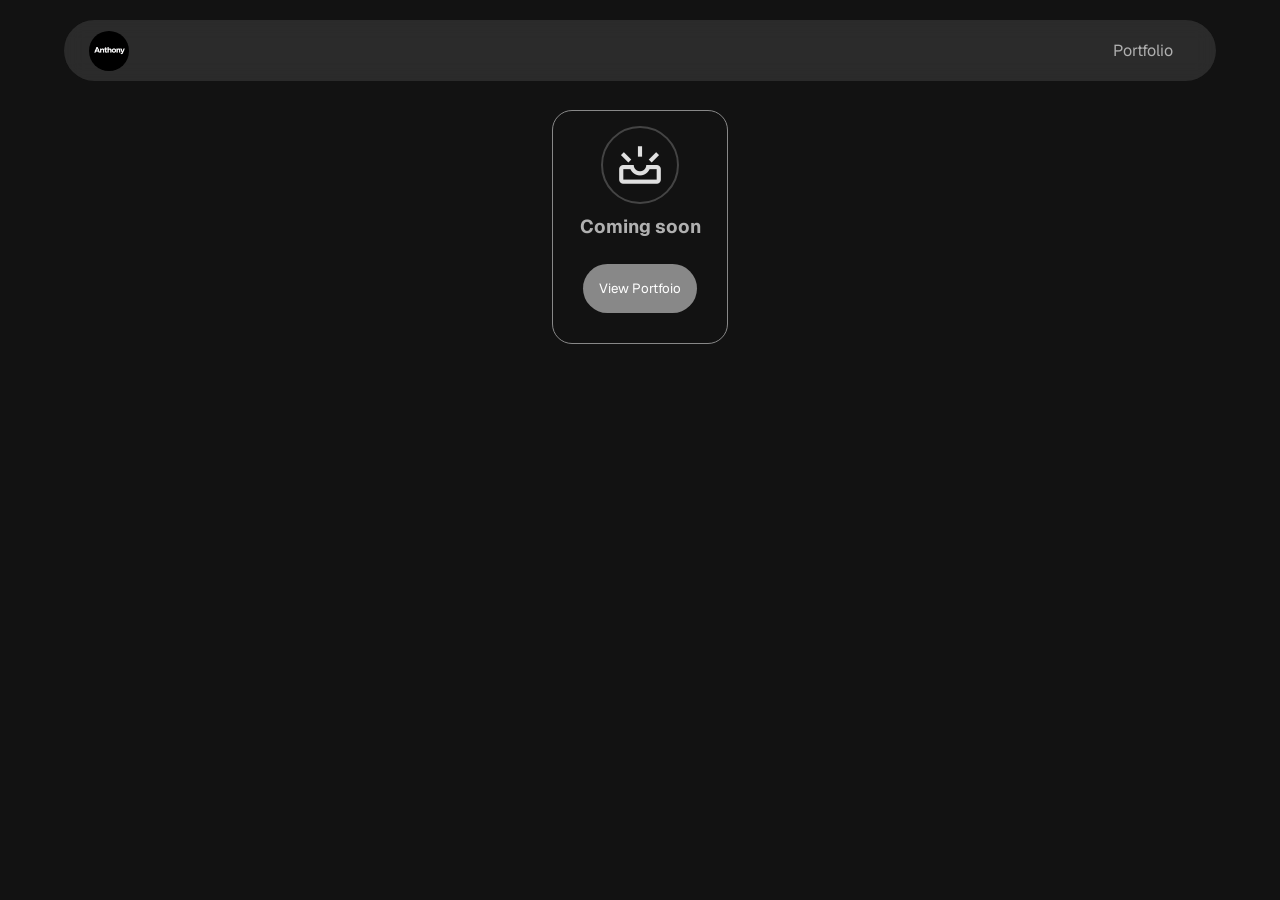
<file: index.html>
<!DOCTYPE html>
<html lang="en">
<head>

  <meta charset="UTF-8">
  <meta name="viewport" content="width=device-width, initial-scale=1.0">
  <title>Anthony - Frontend Developer</title>
  <link rel="icon" type="image/x-icon" href="/images/anthony2.png">
  <link rel="stylesheet" href="https://fonts.googleapis.com/css2?family=Material+Symbols+Outlined:opsz,wght,FILL,GRAD@20..48,100..700,0..1,-50..200&icon_names=upcoming" />
  <link rel="stylesheet" href="global.css">

  <style>
.material-symbols-outlined {
  font-variation-settings:
  'FILL' 0,
  'wght' 400,
  'GRAD' 0,
  'opsz' 24
}
</style>

</head>

<body>

  <header>
    <nav class="nav-bar">
      <img src="images/anthony2.png" alt="logo">
        <ul>
          <li><a href="/portfolio.html">Portfolio</a></li>
        </ul>
    </nav>
  </header>

  <main class="home-main">
    <div class="c-card">
      <span class="material-symbols-outlined upcoming i-card">
      upcoming
      </span>
      <h3>Coming soon</h3>
      <a href="/portfolio.html"><button class="btn-portfolio">View Portfoio</button></a>
    </div>
  </main>
  
</body>
</html>
</file>
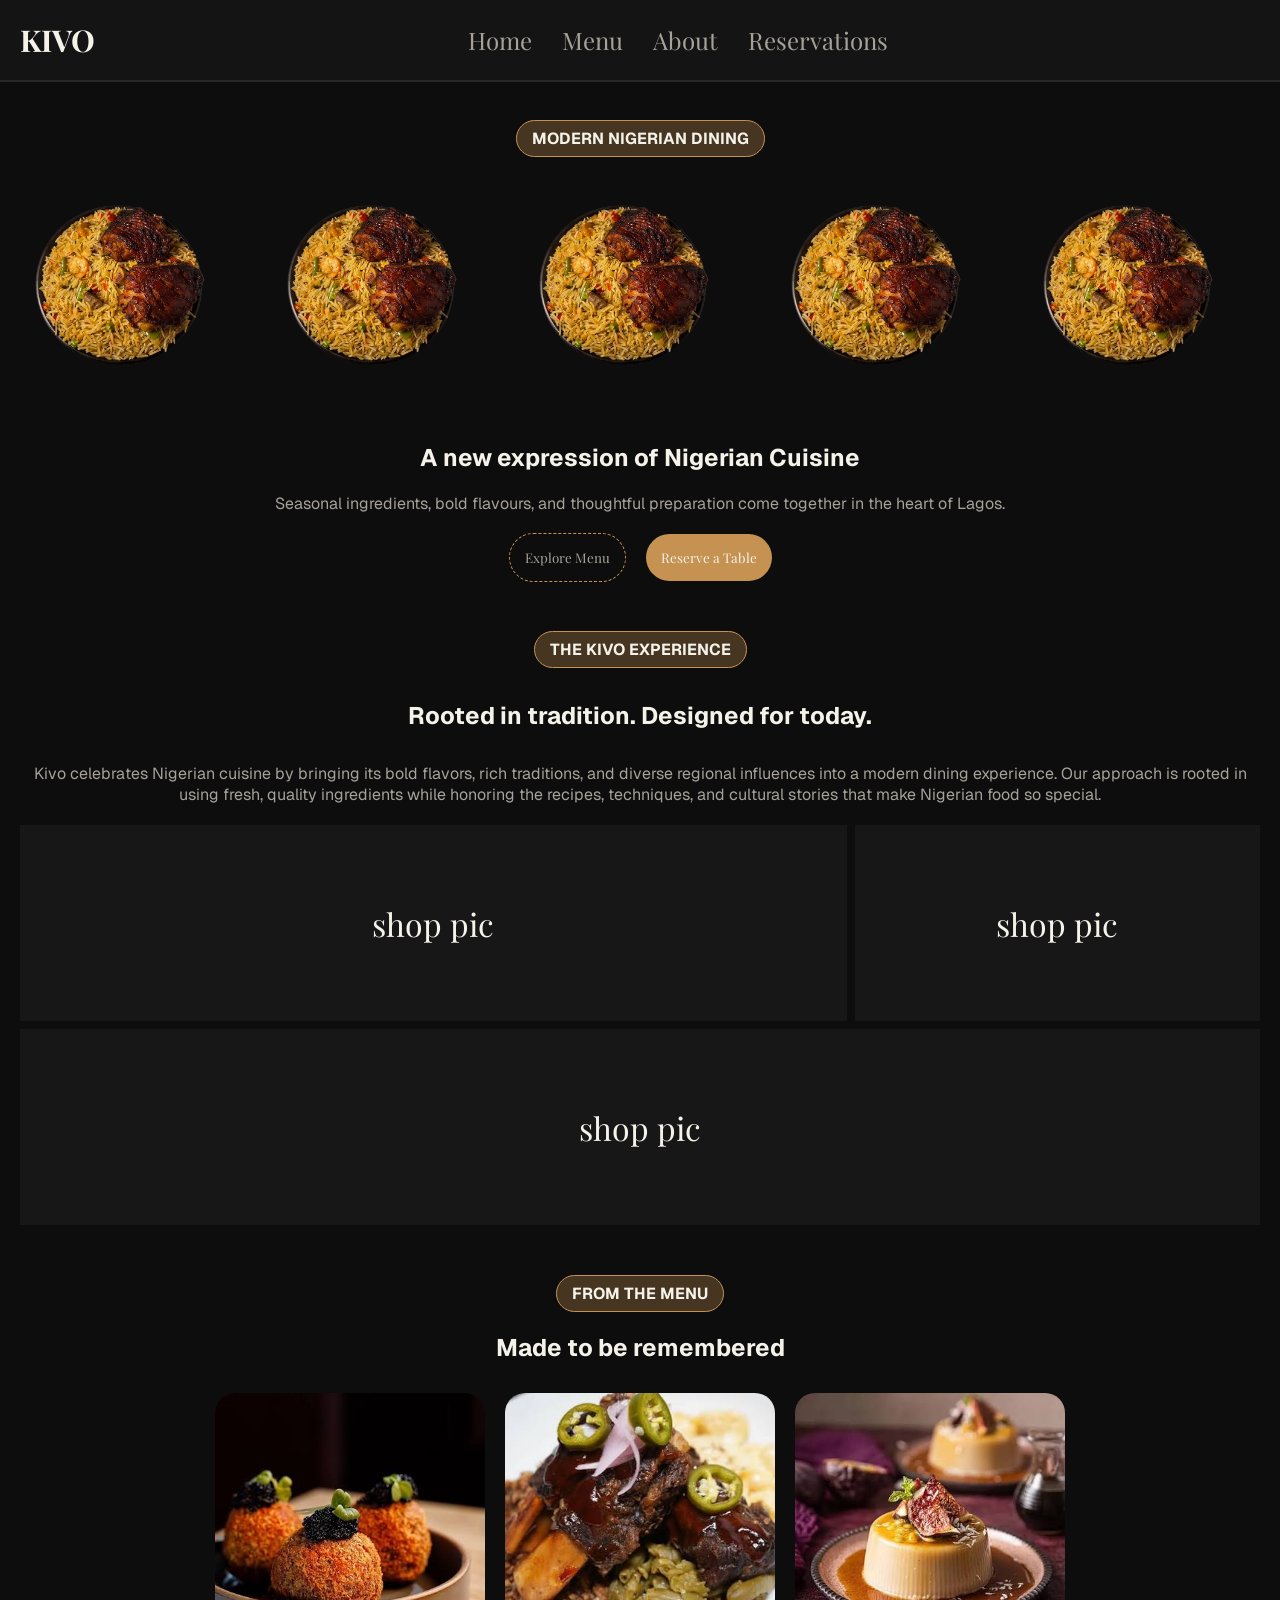
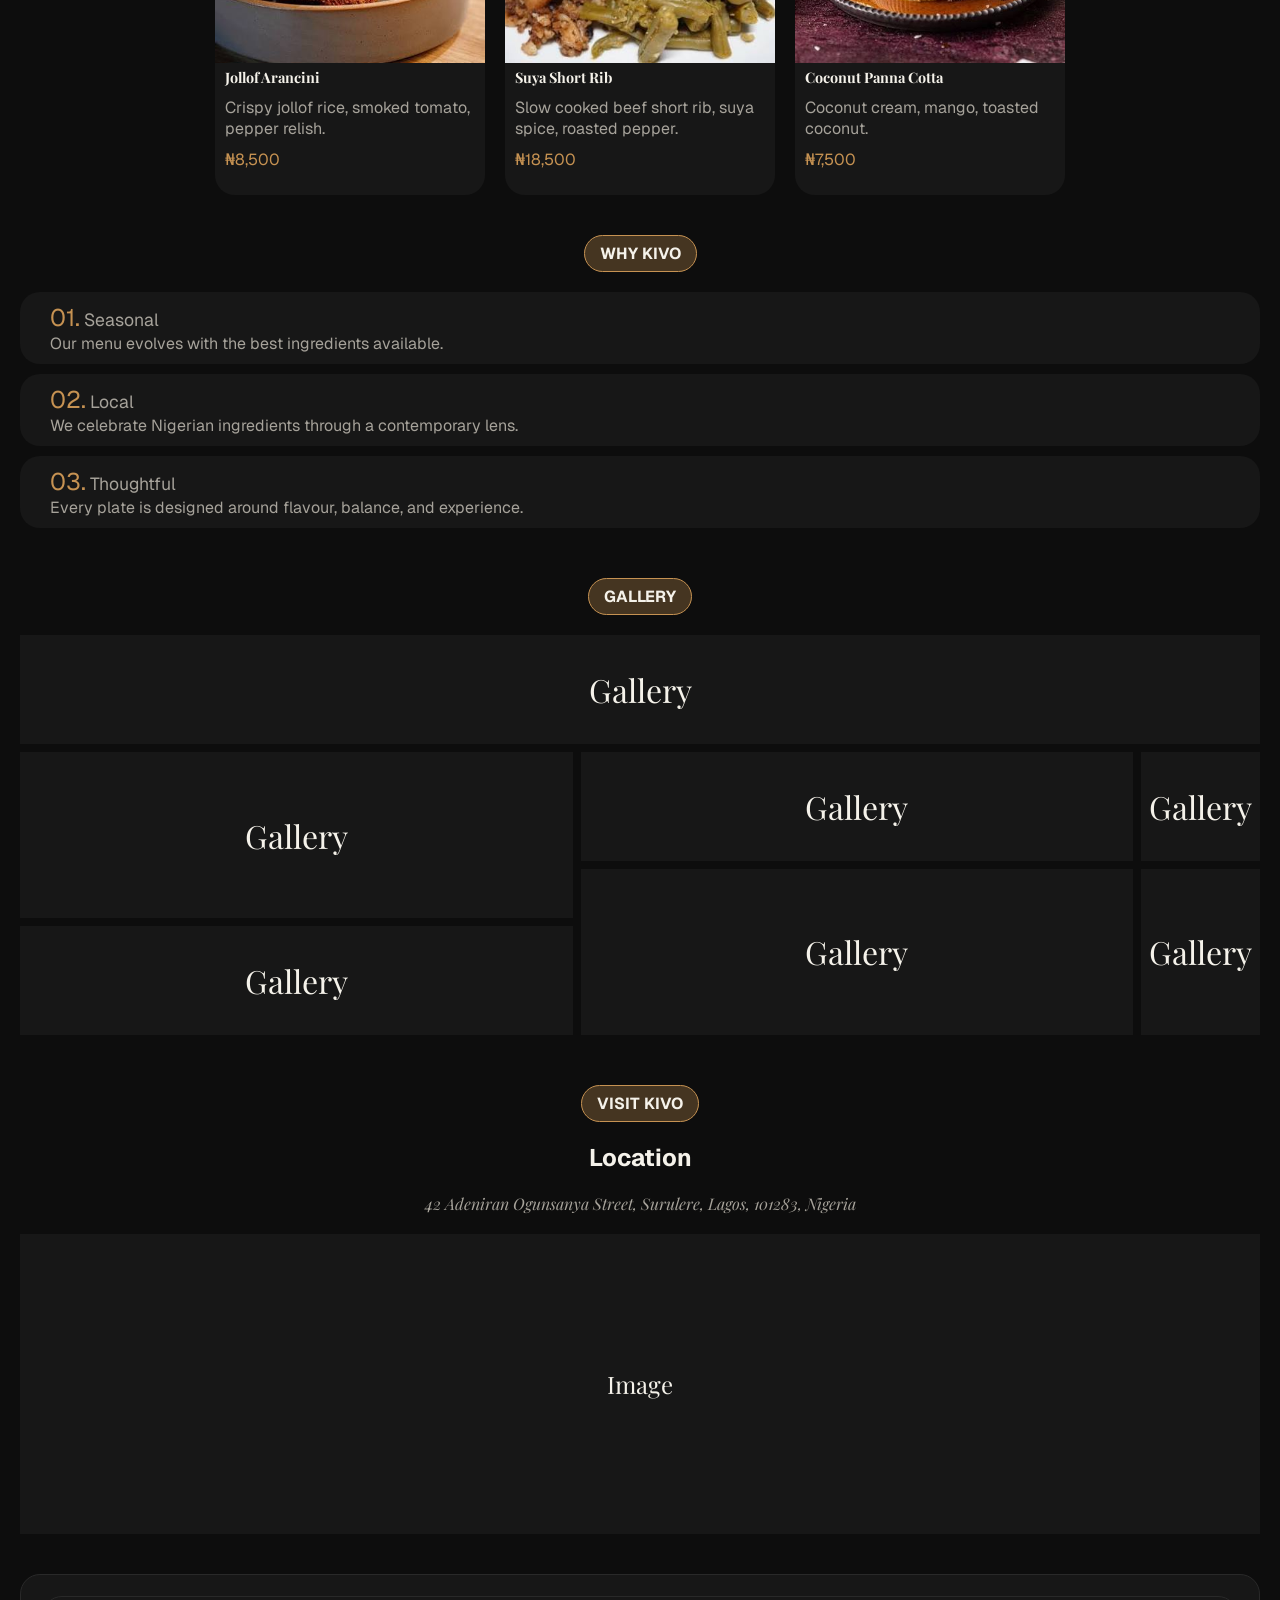
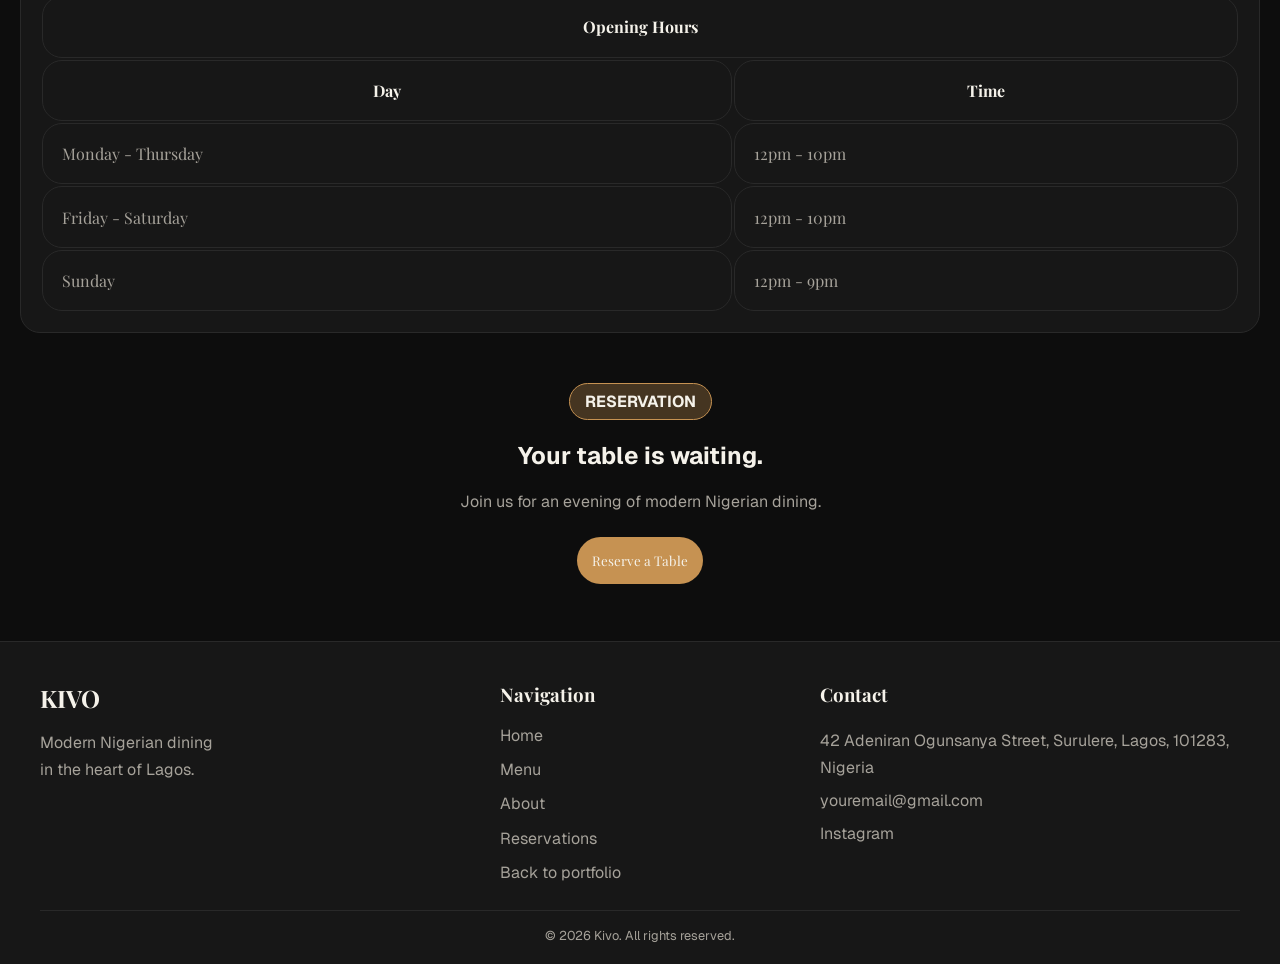
<file: projects/KIVO/index.html>
<!DOCTYPE html>
<html lang="en">
<head>
  <meta charset="UTF-8">
  <meta name="viewport" content="width=device-width, initial-scale=1.0">
  <title>KIVO - Local Business Website</title>
  <link rel="stylesheet" href="/projects/KIVO/style.css">
  <link rel="stylesheet" href="https://fonts.googleapis.com/css2?family=Material+Symbols+Rounded:opsz,wght,FILL,GRAD@20..48,100..700,0..1,-50..200&icon_names=menu" />
</head>
<body>
  
  <header>
      
    <nav class="nav-bar">
      <h2>KIVO</h2>
      <ul>
        <li><a href="/projects/KIVO/index.html">Home</a></li>
        <li><a href="/projects/KIVO/menu.html">Menu</a></li>
        <li><a href="/projects/KIVO/about.html">About</a></li>
        <li><a href="/projects/KIVO/reservation.html">Reservations</a></li>
      </ul>
      
      <div class="menu-items">
        <span class="material-symbols-rounded icon">
      menu
      </span>
      <div class="menu-dropdown">
        <ul>
        <li><a href="/projects/KIVO/index.html">Home</a></li>
        <li><a href="/projects/KIVO/menu.html">Menu</a></li>
        <li><a href="/projects/KIVO/about.html">About</a></li>
        <li><a href="/projects/KIVO/reservation.html">Reservations</a></li>
      </ul>
      </div>
      </div>
    </nav>
      
  </header>

  <main>
    <section class="hero-section">

      <div class="section-label">
      <h4>MODERN NIGERIAN DINING</h4>
    </div>
    <div class="scroll-container">
  <div class="scroll-track">
    <!-- First set of images -->
    <img src="/projects/KIVO/images/hero-img.png" alt="Image 1">
    <img src="/projects/KIVO/images/hero-img.png" alt="Image 2">
    <img src="/projects/KIVO/images/hero-img.png" alt="Image 3">
    <img src="/projects/KIVO/images/hero-img.png" alt="Image 4">
    
    <!-- Duplicate set of identical images for a seamless loop -->
    <img src="/projects/KIVO/images/hero-img.png" alt="Image 1">
    <img src="/projects/KIVO/images/hero-img.png" alt="Image 2">
    <img src="/projects/KIVO/images/hero-img.png" alt="Image 3">
    <img src="/projects/KIVO/images/hero-img.png" alt="Image 4">
    
    <!-- Duplicate set of identical images for a seamless loop -->
    <img src="/projects/KIVO/images/hero-img.png" alt="Image 1">
    <img src="/projects/KIVO/images/hero-img.png" alt="Image 2">
    <img src="/projects/KIVO/images/hero-img.png" alt="Image 3">
    <img src="/projects/KIVO/images/hero-img.png" alt="Image 4">
  </div>
</div>

<h1>
  A new expression of Nigerian Cuisine
</h1>

<p>Seasonal ingredients, bold flavours, and thoughtful preparation come together in the heart of Lagos.</p>

<div class="hero-btn">
  <button><a href="/projects/KIVO/menu.html"  class="menu">Explore Menu</a></button>
<button><a href="/projects/KIVO/reservation.html"  class="reservation">Reserve a Table</a></button>
</div>

    </section>

    <section class="introduction">

      <div class="section-label">
        <h4>THE KIVO EXPERIENCE</h4>
      </div>

      <h1>Rooted in tradition. Designed for today.</h1>
      <p>Kivo celebrates Nigerian cuisine by bringing its bold flavors, rich traditions, and diverse regional influences into a modern dining experience. Our approach is rooted in using fresh, quality ingredients while honoring the recipes, techniques, and cultural stories that make Nigerian food so special.</p>

    </section>
    
    <div class="shop-container">
      <div class="shop">shop pic</div>
      <div class="shop">shop pic</div>
      <div class="shop">shop pic</div>
    </div>

    <section class="featured-dishes">
      <div class="section-label">
        <h4>FROM THE MENU</h4>
      </div>
      <h1>Made to be remembered</h1>

      <div class="menu-card-container">
        <div class="menu-card">
        <img src="/projects/KIVO/images/dish-1.jpeg" alt="an image of jollof arancini">
        <h5>Jollof Arancini</h5>
        <p>Crispy jollof rice, smoked tomato, pepper relish.</p>
        <p class="price">₦8,500</p>
      </div>

      <div class="menu-card">
        <img src="/projects/KIVO/images/dish-2.jpeg" alt="an image of jollof arancini">
        <h5>Suya Short Rib</h5>
        <p>Slow cooked beef short rib, suya spice, roasted pepper.</p>
        <p class="price">₦18,500</p>
      </div>

      <div class="menu-card">
        <img src="/projects/KIVO/images/dish-3.jpeg" alt="an image of jollof arancini">
        <h5>Coconut Panna Cotta</h5>
        <p>Coconut cream, mango, toasted coconut.</p>
        <p class="price">₦7,500</p>
      </div>
      </div>
    </section>

    <section>
      <div class="section-label">
        <h4>WHY KIVO</h4>
      </div>
      <div class="why-container">
        <div class="why">
          <p class="why-f-p"><span class="why-n">01.</span> <span class="why-w">Seasonal</span></p>
          <p>Our menu evolves with the best ingredients available.</p>
        </div>
        <div class="why">
          <p class="why-f-p"><span class="why-n">02.</span> <span class="why-w">Local</span></p>
          <p>We celebrate Nigerian ingredients through a contemporary lens.</p>
        </div>
        <div class="why">
          <p class="why-f-p"><span class="why-n">03.</span> <span class="why-w">Thoughtful</span></p>
          <p>Every plate is designed around flavour, balance, and experience.</p>
        </div>
      </div>
    </section>

    <section class="gallery-section">
      <div class="section-label">
        <h4>GALLERY</h4>
      </div>
      <div class="gallery-container">
        <div class="gallery">Gallery</div>
        <div class="gallery">Gallery</div>
        <div class="gallery">Gallery</div>
        <div class="gallery">Gallery</div>
        <div class="gallery">Gallery</div>
        <div class="gallery">Gallery</div>
        <div class="gallery">Gallery</div>
      </div>
    </section>

    <section class="visit">
      <div class="section-label">
        <h4>VISIT KIVO</h4>
      </div>
        <h1>Location</h1>
        <address>42 Adeniran Ogunsanya Street, Surulere, Lagos, 101283, Nigeria</address>
        <div class="img">Image</div>
          <div class="table">
        <table class="visit-table">
            <thead>
            <th colspan="2">Opening Hours</th>
          </thead>
          <tbody>
            <tr>
              <th>Day</th>
              <th>Time</th>
            </tr>
            <tr>
              <td>Monday - Thursday</td>
              <td>
                <time datetime="12:00">12pm</time> - <time datetime="22:00">10pm</time>
              </td>
            </tr>
            <tr>
              <td>Friday - Saturday</td>
              <td>
                <time datetime="12:00">12pm</time> - <time datetime="22:00">10pm</time>
              </td>
            </tr>
            <tr class="last-row">
              <td>Sunday</td>
              <td>
                <time datetime="12:00">12pm</time> - <time datetime="21:00">9pm</time>
              </td>
            </tr>
          </tbody>
        </table>
          </div>
    </section>

    <section class="res">
      <div class="section-label">
        <h4>RESERVATION</h4>
      </div>
      <h1>Your table is waiting.</h1>
      <p>Join us for an evening of modern Nigerian dining.</p>
      <button><a href="/projects/KIVO/reservation.html" class="r-btn">Reserve a Table</a></button>
    </section>

  </main>

  <footer>
    <div class="footer-inner">
      <div class="footer-brand">
        <h2>KIVO</h2>
        <p>Modern Nigerian dining<br>in the heart of Lagos.</p>
      </div>

      <div class="footer-links">
        <h3>Navigation</h3>
        <ul>
          <li><a href="/projects/KIVO/index.html">Home</a></li>
          <li><a href="/projects/KIVO/menu.html">Menu</a></li>
          <li><a href="/projects/KIVO/about.html">About</a></li>
          <li><a href="/projects/KIVO/reservation.html">Reservations</a></li>
          <li><a href="/portfolio.html">Back to portfolio</a></li>
        </ul>
      </div>

      <div class="footer-contact">
        <h3>Contact</h3>
        <p>42 Adeniran Ogunsanya Street, Surulere, Lagos, 101283, Nigeria</p>
        <a href="mailto:hello@kivo.ng">youremail@gmail.com</a>
        <a href="#" aria-label="Instagram">Instagram</a>
      </div>
    </div>

    <div class="footer-bottom">
      <p>© 2026 Kivo. All rights reserved.</p>
    </div>
  </footer>

</body>
</html>
</file>
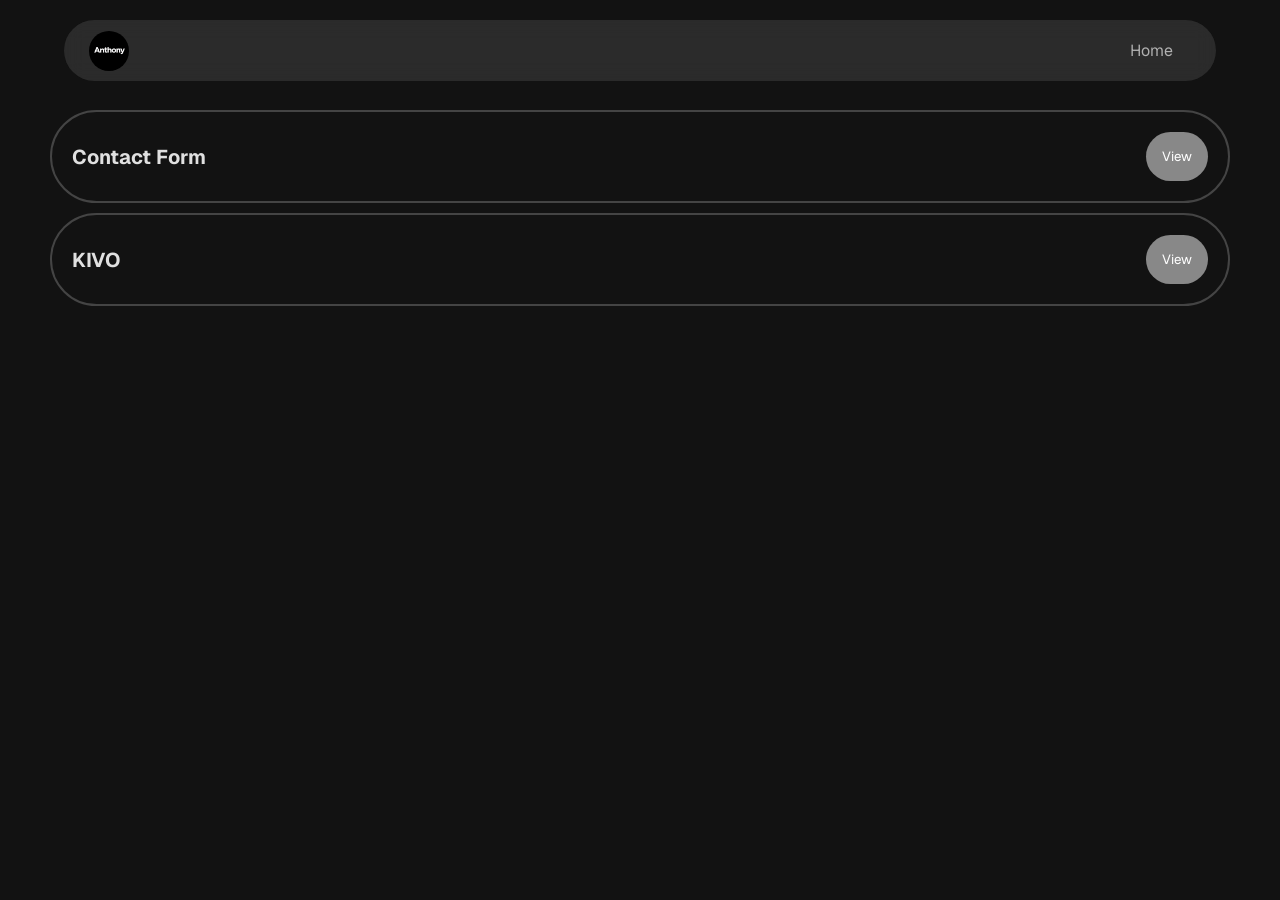
<file: portfolio.html>
<!DOCTYPE html>
<html lang="en">
<head>

  <meta charset="UTF-8">
  <meta name="viewport" content="width=device-width, initial-scale=1.0">

  <title>Portfolio</title>

  <link rel="stylesheet" href="/global.css">
  <link rel="icon" type="image/x-icon" href="/images/anthony2.png">

</head>

<body>

  <!--HEADER SECTION-->
    <section class="header-section">
      <header>

    <nav class="nav-bar">
      <img src="images/anthony2.png" alt="logo">
        <ul>
          <li><a href="/index.html">Home</a></li>
        </ul>
    </nav>

  </header>
    </section>

    <!--MAIN SECTION-->
    <section class="main-section">
      <main>

    <div class="portfolio-container">
      <div class="portfolio">
        <h2>Contact Form</h2>
        <a href="/projects/contact-form.html" title="view contact form" alt="link to a contact form"><button class="btn-portfolio">View</button></a>
      </div>
      <div class="portfolio">
        <h2>KIVO</h2>
        <a href="/projects/KIVO/index.html" title="view restaurant" alt="link to a mock restaurant website" target="_blank"><button class="btn-portfolio">View</button></a>
      </div>
    </div>

  </main>
    </section>
  
  
</body>
</html>
</file>
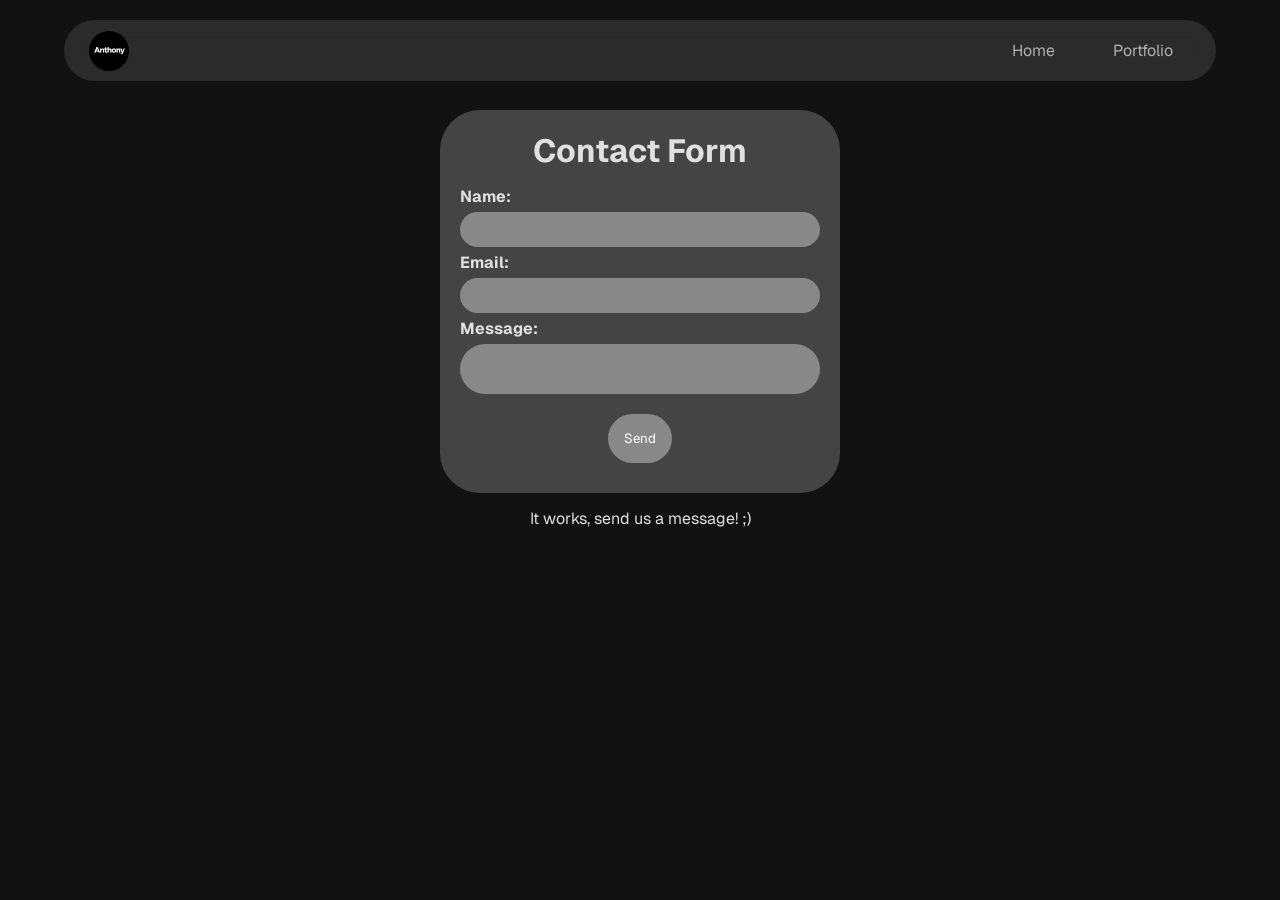
<file: projects/contact-form.html>
<!DOCTYPE html>
<html lang="en">
<head>
  <meta charset="UTF-8">
  <meta name="viewport" content="width=device-width, initial-scale=1.0">
  <title>Contact Form</title>
  <link rel="stylesheet" href="/global.css">
  <link rel="icon" type="image/x-icon" href="/images/anthony2.png">
</head>
<body>

  <header>
    <nav class="nav-bar">
      <img src="/images/anthony2.png" alt="logo">
        <ul>
          <li><a href="/index.html">Home</a></li>
          <li><a href="/portfolio.html">Portfolio</a></li>
        </ul>
    </nav>
  </header>

  <main>

    <div class="form-container">
      <h1 class="contact-form">Contact Form</h1>

    <form id="contact-form" class="form">

    <label for="name">Name:</label>
    <input type="text" id="name" name="name" required>

    <label for="email">Email:</label>
    <input type="email" id="email" name="email" required>

    <label for="message">Message:</label>
    <textarea name="message" id="message" required></textarea>

    <button type="submit" class="btn-portfolio" style="display: flex; justify-content: center; align-items: center; margin: 10px auto;">Send</button>

    </form>
    </div>

    <p style="margin-top: 15px; text-align: center;">It works, send us a message! ;)</p>
    
<script>
  const form = document.getElementById("contact-form");
  const submitButton = form.querySelector("button[type='submit']");

  form.addEventListener("submit", async (e) => {
    e.preventDefault();

    // Disable button immediately
    submitButton.disabled = true;
    submitButton.textContent = "Sending...";

    const data = {
      name: document.getElementById("name").value,
      email: document.getElementById("email").value,
      message: document.getElementById("message").value
    };

    try {
      await fetch(
        "https://script.google.com/macros/s/AKfycbydfSEHnmyVcit1cxoVNZMGSy8OPJpfjZcRHfleXVnPinKko3zMwl2RHrArB4m2Z06Y/exec",
        {
          method: "POST",
          mode: "no-cors",
          headers: {
            "Content-Type": "text/plain"
          },
          body: JSON.stringify(data)
        }
      );

      alert("Message sent successfully!");
      form.reset();

      submitButton.textContent = "Sent!";

    } catch (error) {
      console.error("Error:", error);

      alert("Something went wrong. Please try again.");

      // Re-enable if something went wrong
      submitButton.disabled = false;
      submitButton.textContent = "Send";
    }
  });
</script>
  </main>
  
</body>
</html>
</file>
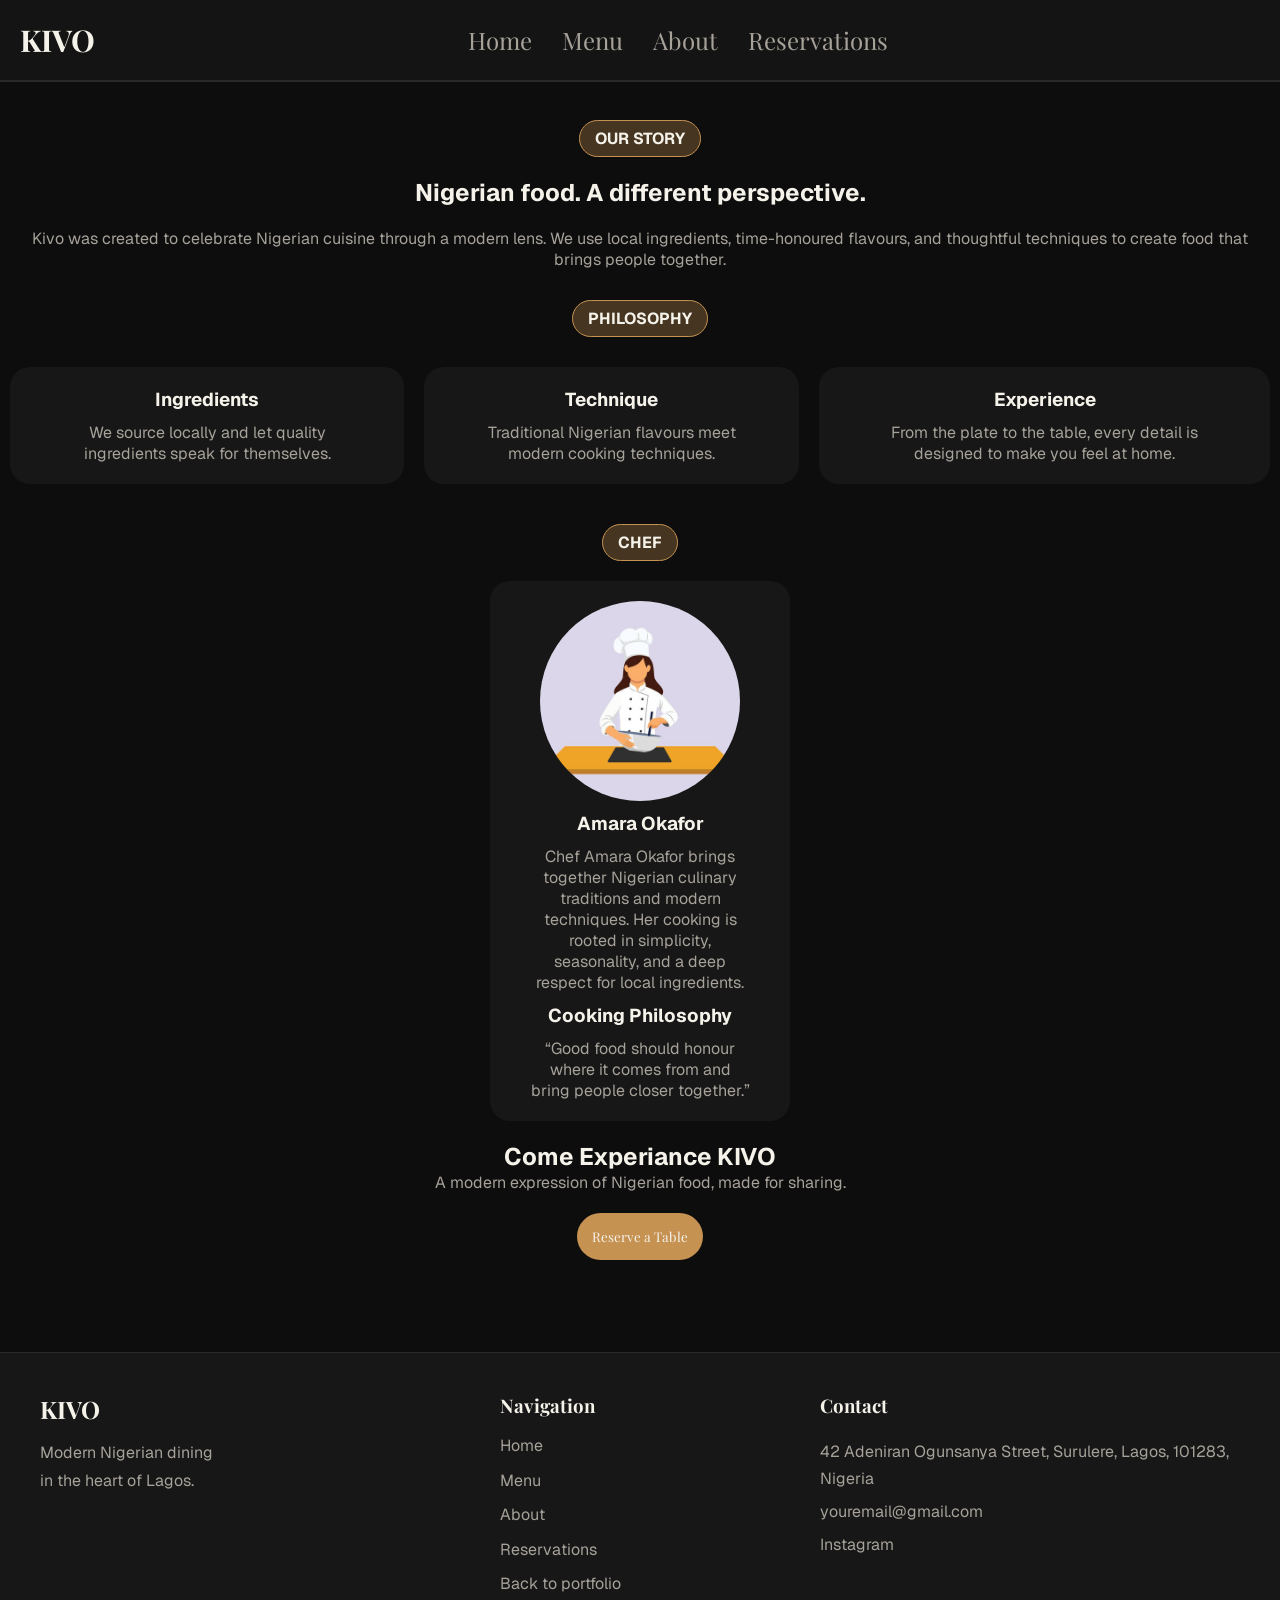
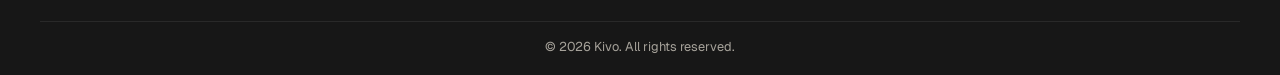
<file: projects/KIVO/about.html>
<!DOCTYPE html>
<html lang="en">
<head>
  <meta charset="UTF-8">
  <meta name="viewport" content="width=device-width, initial-scale=1.0">
  <title>KIVO - about us</title>
  <link rel="stylesheet" href="style.css">
  <link rel="stylesheet" href="https://fonts.googleapis.com/css2?family=Material+Symbols+Rounded:opsz,wght,FILL,GRAD@20..48,100..700,0..1,-50..200&icon_names=menu" />
</head>
<body>
  
  <header>
      
    <nav class="nav-bar">
      <h2>KIVO</h2>
      <ul>
        <li><a href="/projects/KIVO/index.html">Home</a></li>
        <li><a href="/projects/KIVO/menu.html">Menu</a></li>
        <li><a href="/projects/KIVO/about.html">About</a></li>
        <li><a href="/projects/KIVO/reservation.html">Reservations</a></li>
      </ul>
      
      <div class="menu-items">
        <span class="material-symbols-rounded icon">
      menu
      </span>
      <div class="menu-dropdown">
        <ul>
        <li><a href="/projects/KIVO/index.html">Home</a></li>
        <li><a href="/projects/KIVO/menu.html">Menu</a></li>
        <li><a href="/projects/KIVO/about.html">About</a></li>
        <li><a href="/projects/KIVO/reservation.html">Reservations</a></li>
      </ul>
      </div>
      </div>
    </nav>
      
  </header>

  <main>
    <section class="hero-section">
      <div class="section-label">
        <h4>OUR STORY</h4>
      </div>
      <h1>Nigerian food. A different perspective.</h1>
      <p>Kivo was created to celebrate Nigerian cuisine through a modern lens. We use local ingredients, time-honoured flavours, and thoughtful techniques to create food that brings people together.</p>
    </section>
    <section class="philosophy">
      <div class="section-label">
        <h4>PHILOSOPHY</h4>
      </div>
      <div class="pc">
        <div class="p-s">
            <h3>Ingredients</h3>
            <p>We source locally and let quality ingredients speak for themselves.</p>
        </div>
        <div class="p-s">
            <h3>Technique</h3>
            <p>Traditional Nigerian flavours meet modern cooking techniques.</p>
        </div>
        <div class="p-s">
            <h3>Experience</h3>
            <p>From the plate to the table, every detail is designed to make you feel at home.</p>
        </div>
      </div>
    </section>
    <section class="chef">
      <div class="section-label">
        <h4>CHEF</h4>
      </div>
      <div class="c-p-c">
        <div class="c-p">
        <img src="/projects/KIVO/images/chef.jpeg" alt="vector image of a chef" width="200" height="200">
        <h3>Amara Okafor</h3>
        <p>Chef Amara Okafor brings together Nigerian culinary traditions and modern techniques. Her cooking is rooted in simplicity, seasonality, and a deep respect for local ingredients.</p>
        <h3>Cooking Philosophy</h3>
        <p>“Good food should honour where it comes from and bring people closer together.”</p>
      </div>
      <div class="c-t-a">
        <h2>Come Experiance KIVO</h2>
        <p>A modern expression of Nigerian food, made for sharing.</p>
        <button><a href="/projects/KIVO/reservation.html">Reserve a Table</a></button>
      </div>
      </div>
    </section>

  </main>

  <footer>
    <div class="footer-inner">
      <div class="footer-brand">
        <h2>KIVO</h2>
        <p>Modern Nigerian dining<br>in the heart of Lagos.</p>
      </div>

      <div class="footer-links">
        <h3>Navigation</h3>
        <ul>
          <li><a href="/projects/KIVO/index.html">Home</a></li>
          <li><a href="/projects/KIVO/menu.html">Menu</a></li>
          <li><a href="/projects/KIVO/about.html">About</a></li>
          <li><a href="/projects/KIVO/reservation.html">Reservations</a></li>
          <li><a href="/portfolio.html">Back to portfolio</a></li>
        </ul>
      </div>

      <div class="footer-contact">
        <h3>Contact</h3>
        <p>42 Adeniran Ogunsanya Street, Surulere, Lagos, 101283, Nigeria</p>
        <a href="mailto:hello@kivo.ng">youremail@gmail.com</a>
        <a href="#" aria-label="Instagram">Instagram</a>
      </div>
    </div>

    <div class="footer-bottom">
      <p>© 2026 Kivo. All rights reserved.</p>
    </div>
  </footer>

</body>
</html>
</file>
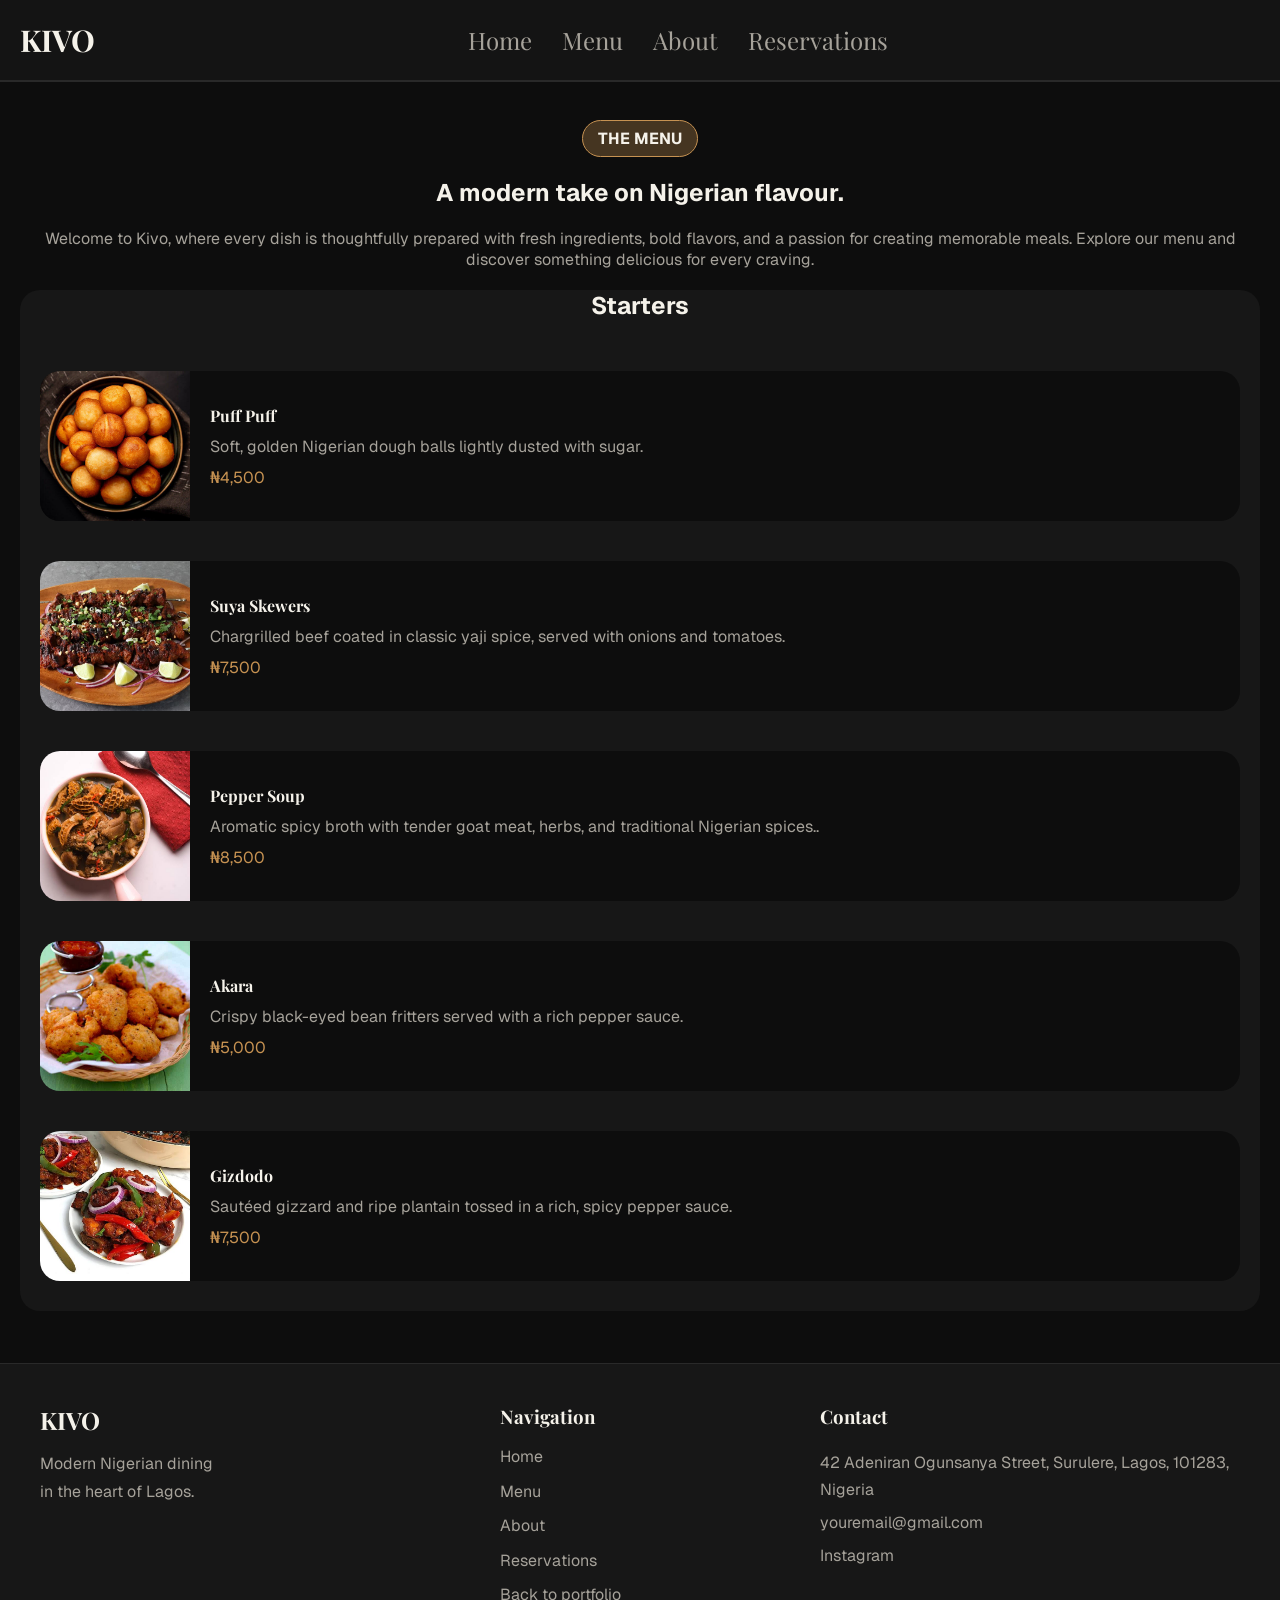
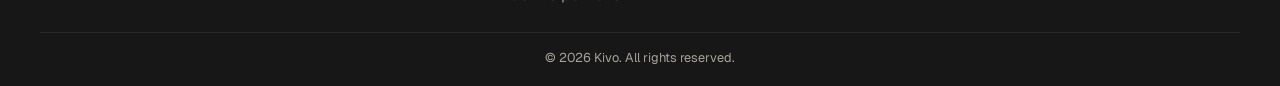
<file: projects/KIVO/menu.html>
<!DOCTYPE html>
<html lang="en">
<head>
  <meta charset="UTF-8">
  <meta name="viewport" content="width=device-width, initial-scale=1.0">
  <title>KIVO - menu</title>
  <link rel="stylesheet" href="style.css">
  <link rel="stylesheet" href="https://fonts.googleapis.com/css2?family=Material+Symbols+Rounded:opsz,wght,FILL,GRAD@20..48,100..700,0..1,-50..200&icon_names=menu" />
</head>
<body>
  <header>
    <nav class="nav-bar">
      <h2>KIVO</h2>
      <ul>
        <li><a href="/projects/KIVO/index.html">Home</a></li>
        <li><a href="/projects/KIVO/menu.html">Menu</a></li>
        <li><a href="/projects/KIVO/about.html">About</a></li>
        <li><a href="/projects/KIVO/reservation.html">Reservations</a></li>
      </ul>
      
      <div class="menu-items">
        <span class="material-symbols-rounded icon">
      menu
      </span>
      <div class="menu-dropdown">
        <ul>
        <li><a href="/projects/KIVO/index.html">Home</a></li>
        <li><a href="/projects/KIVO/menu.html">Menu</a></li>
        <li><a href="/projects/KIVO/about.html">About</a></li>
        <li><a href="/projects/KIVO/reservation.html">Reservations</a></li>
      </ul>
      </div>
      </div>
    </nav>
  </header>

  <main>

  <section class="hero-section">
    <div class="section-label">
      <h4>THE MENU</h4>
    </div>
    <h1>
      A modern take on Nigerian flavour.
    </h1>
    <p>
      Welcome to Kivo, where every dish is thoughtfully prepared with fresh ingredients, bold flavors, and a passion for creating memorable meals. Explore our menu and discover something delicious for every craving.
    </p>
  </section>
  <section class="menu-categories">
    <div class="starters">
      <h1>Starters</h1>
      <div class="c-s-1">
        <div class="s-1">
          <img src="/projects/KIVO/images/puff-puff.jpeg" alt="an image of Nigerian puff puff" width="150" height="150">
          <div class="s-t">
            <h4>Puff Puff</h4>
          <p>Soft, golden Nigerian dough balls lightly dusted with sugar.</p>
          <p class="price">&#8358;4,500</p>
          </div>
        </div>
        <div class="s-1">
          <img src="/projects/KIVO/images/suya-skewers.jpg" alt="an image of Nigerian suya" width="150" height="150">
          <div class="s-t">
            <h4>Suya Skewers</h4>
          <p>Chargrilled beef coated in classic yaji spice, served with onions and tomatoes.</p>
          <p class="price">&#8358;7,500</p>
          </div>
        </div>
        <div class="s-1">
          <img src="/projects/KIVO/images/pepper soup.jpeg" alt="an image of Nigerian pepper soup" width="150" height="150">
          <div class="s-t">
            <h4>Pepper Soup</h4>
          <p>Aromatic spicy broth with tender goat meat, herbs, and traditional Nigerian spices..</p>
          <p class="price">&#8358;8,500</p>
          </div>
        </div>
        <div class="s-1">
          <img src="/projects/KIVO/images/Akara.jpg" alt="an image of Nigerian Akara" width="150" height="150">
          <div class="s-t">
            <h4>Akara</h4>
          <p>Crispy black-eyed bean fritters served with a rich pepper sauce.</p>
          <p class="price">&#8358;5,000</p>
          </div>
        </div>
        <div class="s-1">
          <img src="/projects/KIVO/images/gizdodo.jpeg" alt="an image of Nigerian Gizdodo" width="150" height="150">
          <div class="s-t">
            <h4>Gizdodo</h4>
          <p>Sautéed gizzard and ripe plantain tossed in a rich, spicy pepper sauce.</p>
          <p class="price">&#8358;7,500</p>
          </div>
        </div>
      </div>
    </div>
  </section>

  </main>
  <footer>
    <div class="footer-inner">
      <div class="footer-brand">
        <h2>KIVO</h2>
        <p>Modern Nigerian dining<br>in the heart of Lagos.</p>
      </div>

      <div class="footer-links">
        <h3>Navigation</h3>
        <ul>
          <li><a href="/projects/KIVO/index.html">Home</a></li>
          <li><a href="/projects/KIVO/menu.html">Menu</a></li>
          <li><a href="/projects/KIVO/about.html">About</a></li>
          <li><a href="/projects/KIVO/reservation.html">Reservations</a></li>
          <li><a href="/portfolio.html">Back to portfolio</a></li>
        </ul>
      </div>

      <div class="footer-contact">
        <h3>Contact</h3>
        <p>42 Adeniran Ogunsanya Street, Surulere, Lagos, 101283, Nigeria</p>
        <a href="mailto:hello@kivo.ng">youremail@gmail.com</a>
        <a href="#" aria-label="Instagram">Instagram</a>
      </div>
    </div>

    <div class="footer-bottom">
      <p>© 2026 Kivo. All rights reserved.</p>
    </div>
  </footer>
</body>
</html>
</file>
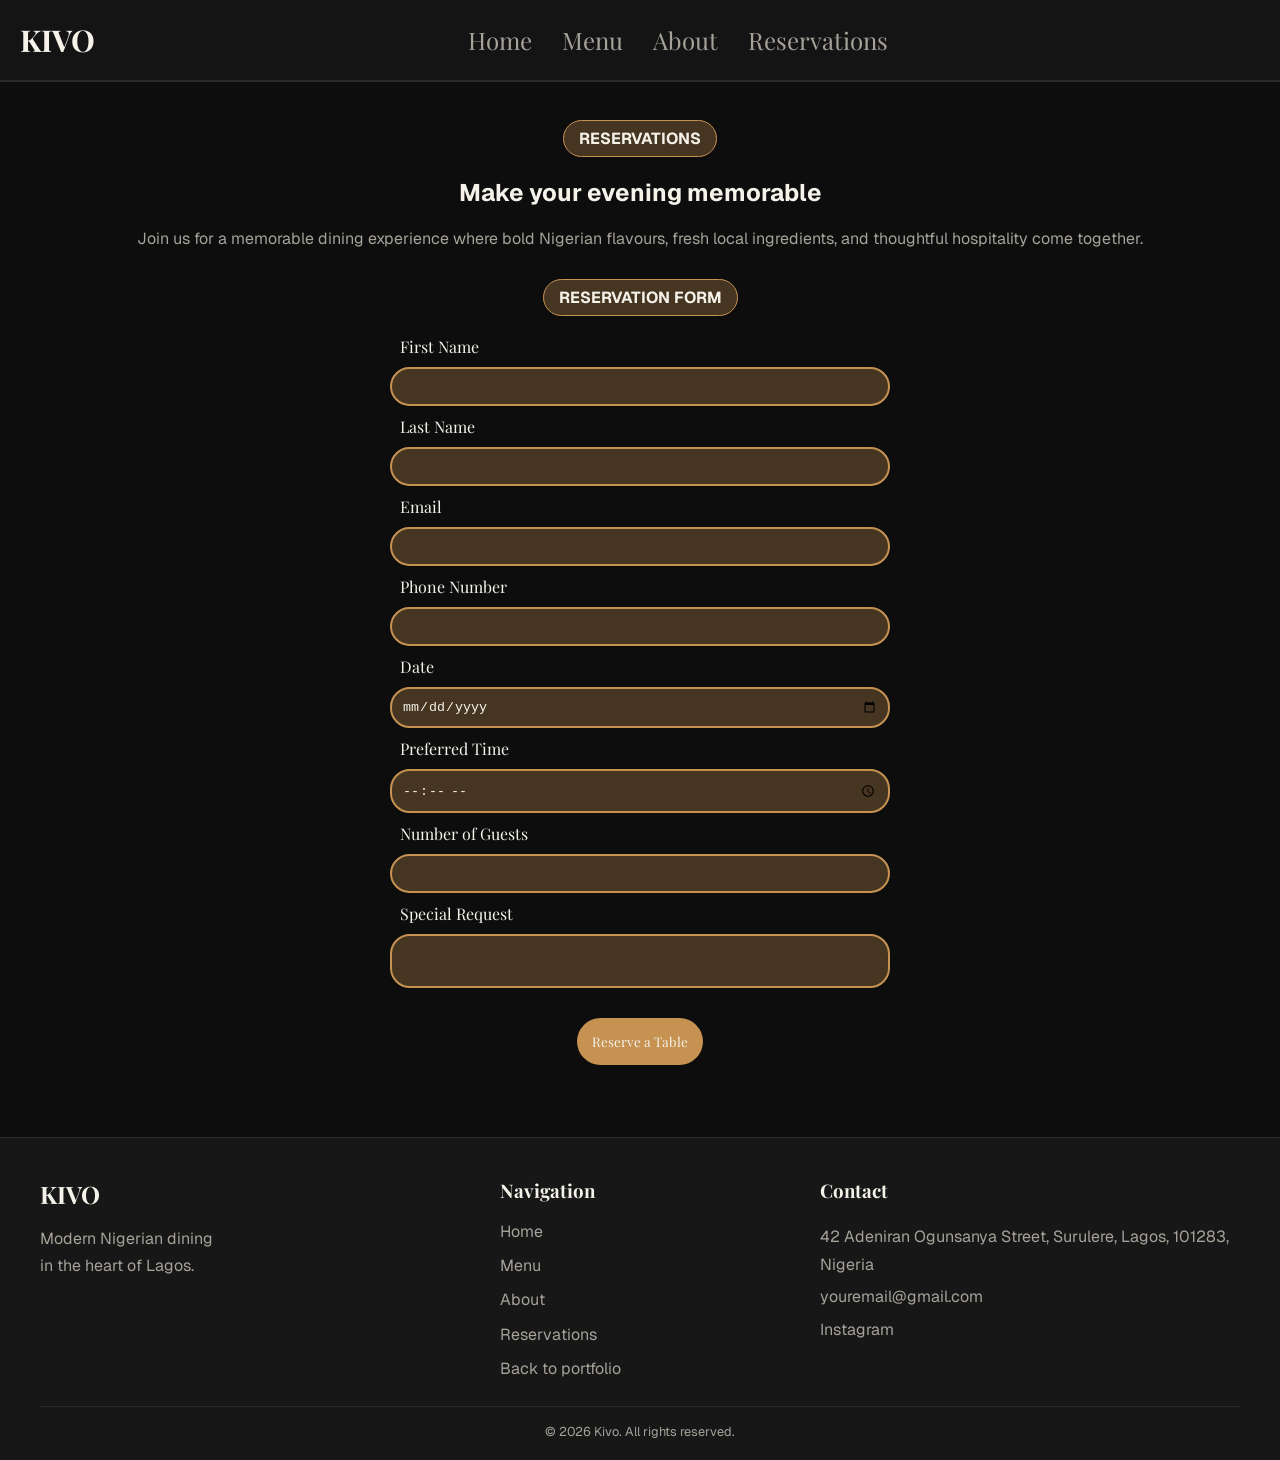
<file: projects/KIVO/reservation.html>
<!DOCTYPE html>
<html lang="en">
<head>
  <meta charset="UTF-8">
  <meta name="viewport" content="width=device-width, initial-scale=1.0">
  <title>KIVO - reservation</title>
  <link rel="stylesheet" href="/projects/KIVO/style.css">
  <link rel="stylesheet" href="https://fonts.googleapis.com/css2?family=Material+Symbols+Rounded:opsz,wght,FILL,GRAD@20..48,100..700,0..1,-50..200&icon_names=menu" />
</head>
<body>
  <header>
      
    <nav class="nav-bar">
      <h2>KIVO</h2>
      <ul>
        <li><a href="/projects/KIVO/index.html">Home</a></li>
        <li><a href="/projects/KIVO/menu.html">Menu</a></li>
        <li><a href="/projects/KIVO/about.html">About</a></li>
        <li><a href="/projects/KIVO/reservation.html">Reservations</a></li>
      </ul>
      
      <div class="menu-items">
        <span class="material-symbols-rounded icon">
      menu
      </span>
      <div class="menu-dropdown">
        <ul>
        <li><a href="/projects/KIVO/index.html">Home</a></li>
        <li><a href="/projects/KIVO/menu.html">Menu</a></li>
        <li><a href="/projects/KIVO/about.html">About</a></li>
        <li><a href="/projects/KIVO/reservation.html">Reservations</a></li>
      </ul>
      </div>
      </div>
    </nav>
      
  </header>

  <main>
    <section class="hero-section">
      <div class="section-label">
        <h4>RESERVATIONS</h4>
      </div>
      <h1>Make your evening memorable</h1>
      <p>Join us for a memorable dining experience where bold Nigerian flavours, fresh local ingredients, and thoughtful hospitality come together.</p>
    </section>

    <section>
      <div class="section-label">
        <h4>RESERVATION FORM</h4>
      </div>
    </section>

      <section class="r-form">
          <form action="" method="post">

          <label for="firstName">First Name</label>
          <input type="text" id="firstName" name="firstName" required>

          <label for="lastName">Last Name</label>
          <input type="text" id="lastName" name="lastName" required>

          <label for="email">Email</label>
          <input type="email" id="email" name="email" required>

          <label for="tel">Phone Number</label>
          <input type="tel" id="tel" name="tel" required>

          <label for="date">Date</label>
          <input type="date" id="date" name="date" required>

          <label for="time">Preferred Time</label>
          <input type="time" id="time" name="time" required>

          <label for="number of guests">Number of Guests</label>
          <input type="number" id="number" name="number" required>

          <label for="textarea">Special Request</label>
          <textarea name="special-request" id="special-request"></textarea>

          <button type="submit">Reserve a Table</button>

        </form>
        
        
      </section>
      
  </main>
  <footer>
    <div class="footer-inner">
      <div class="footer-brand">
        <h2>KIVO</h2>
        <p>Modern Nigerian dining<br>in the heart of Lagos.</p>
      </div>

      <div class="footer-links">
        <h3>Navigation</h3>
        <ul>
          <li><a href="/projects/KIVO/index.html">Home</a></li>
          <li><a href="/projects/KIVO/menu.html">Menu</a></li>
          <li><a href="/projects/KIVO/about.html">About</a></li>
          <li><a href="/projects/KIVO/reservation.html">Reservations</a></li>
          <li><a href="/portfolio.html">Back to portfolio</a></li>
        </ul>
      </div>

      <div class="footer-contact">
        <h3>Contact</h3>
        <p>42 Adeniran Ogunsanya Street, Surulere, Lagos, 101283, Nigeria</p>
        <a href="mailto:hello@kivo.ng">youremail@gmail.com</a>
        <a href="#" aria-label="Instagram">Instagram</a>
      </div>
    </div>

    <div class="footer-bottom">
      <p>© 2026 Kivo. All rights reserved.</p>
    </div>
  </footer>
</body>
</html>
</file>
<file: global.css>
@import url('https://fonts.googleapis.com/css2?family=Geist:ital,wght@0,100..900;1,100..900&display=swap');

:root {
  --color-background: #121212;
  --color-text-primary: #E0E0E0;
  --color-text-secondary: #B0B0B0;
  --color-gray: #888888;
  --color-panel: #444444;
  --color-panel-transparent: rgba(68, 68, 68, 0.5);
  --color-white: #ffffff;
}

/* GENERAL STYLING - ALL PAGES */
* {
  margin: 0;
  padding: 0;
  box-sizing: border-box;
}

body, button, html {
  font-family: "Geist", sans-serif;
  font-optical-sizing: auto;
  font-style: normal;
  background-color: var(--color-background);
  max-width: 100%;
}

body{
  display: flex;
  flex-direction: column;
  align-items: center;
  width: 100%;
  min-height: 100vh;
  padding-top: 90px;
  overflow-x: hidden;
}

header {
  width: 100%;
  display: flex;
  flex-direction: column;
  align-items: center;
  position: relative;
  margin-bottom: 20px;
}

main {
  position: relative;
  z-index: 1;
}

code, pre {
  font-family: 'Geist', sans-serif;
}

h1, p, h2 {
  color: var(--color-text-primary);
}

ul {
  color: var(--color-text-secondary);
  gap: 20px;
  display: flex;
  flex-wrap: wrap;
  justify-content: center;
}

::selection {
  background-color: var(--color-gray);
  color: var(--color-text-primary);
}

/* ANIMATION - ALL PAGES */
@keyframes fadeInUp {
  from {
    opacity: 0;
      transform: translateY(20px); /* Starts 20 pixels lower */
  }
  to {
    opacity: 1;
    transform: translateY(0);    /* Moves to original position */
  }
}

/* SECTIONS - INDEX AND PORTFOLIO PAGES */
.header-section, .main-section {
  display: block;
  width: 100%;
}

/* NAV BAR - ALL PAGES */
nav {
  margin: 0 auto;
  width: auto;
  background-color: var(--color-panel-transparent);
  backdrop-filter: blur(10px);
  border: none;
  border-radius: 40px;
  position: sticky;
  top: 0;
  align-items: center;
}

.nav-bar {
  position: fixed;
  top: 20px;
  width: 90%;
  display: flex;
  justify-content: space-between;
  align-items: center;
  padding: 0 20px;
  box-sizing: border-box;
  z-index: 9999;
}

.nav-bar ul{
  display: flex;
  justify-content: center;
  align-items: center;
  gap: 12px;
  list-style-type: none;
  padding: 0;
  margin: 0;
  margin-left: auto;
  border-radius: 15px;
  overflow: hidden;

}

.nav-bar a{
  color: var(--color-text-secondary);
  text-decoration: none;
  padding: 15px 18px;
  margin: 5px;
  display: block;
  text-align: center;
  border-radius: 40px;
}

.nav-bar a:hover{
  background-color: var(--color-white);
  color: var(--color-gray);
  transition: all 0.3s ease-in;
}

.nav-bar img {
  width: 40px;
  height: 40px;
  margin: 5px;
  border-radius: 20px;
  object-fit: cover;
  display: block;
  flex-shrink: 0;
}

.nav-bar li {
  display: flex;
  align-items: center;
  justify-content: center;
}

/* BUTTONS - ALL PAGES */
.btn-portfolio {
  margin: 15px;
  border: none;
  padding: 16px;
  border-radius: 32px;
  background-color: var(--color-gray);
  color: var(--color-white);
  cursor: pointer;
}

.btn-portfolio:hover {
  background-color: var(--color-white);
  color: var(--color-gray);
  /* The core magic: property | duration | timing-function */
  transition: all 0.3s ease-in;
}

/* HOME PAGE */
.c-card{ 
  display: flex;
  flex-direction: column;
  justify-content: center;
  align-items: center;
  gap: 10px;
  border: 1px solid var(--color-gray);
  padding: 15px;
  border-radius: 20px;
}

.c-card h3 {
  color: var(--color-text-secondary);
}

.i-card {
  width: auto;
  border: 2px solid var(--color-panel);
  padding: 12px;
  border-radius: 40px;
}

.upcoming {
  color: var(--color-text-primary);
  font-size: 50px;
}

/* INDEX AND PORTFOLIO PAGE */
.header {
  display: flex;
  justify-content: center;
  align-items: center;
  text-align: center;
  color: var(--color-text-primary);
  font-size: 70px;
  animation: fadeInUp 0.6s ease-out forwards;
  position: relative;
  z-index: 1;
  margin-top: 24px;
}

.portfolio-container {
  width: calc(100% - 100px);
  margin: 0 auto;
  padding: 0;
  gap: 10px;
  box-sizing: border-box;
  display: flex;
  flex-wrap: wrap;
  justify-content: center;
  align-items: center;
}

.portfolio {
  display: flex;
  flex-direction: row;
  justify-content: space-between;
  align-items: center;
  border: 2px solid var(--color-panel);
  margin: 0;
  border-radius: 70px;
  width: 100%;
  max-width: none;
  padding: 5px;
  box-sizing: border-box;
}

.portfolio p {
  text-align: center;
  width: 100%;
}

.portfolio h2 {
  margin: 15px;
  font-size: 20px;
  white-space: nowrap;
}

.portfolio:hover {
  border-color: var(--color-gray);
  transition: all 0.2s ease;
}

/* CONTACT FORM PAGE */
  .form-container {
    width: 100%;
    max-width: 400px;
    background-color: var(--color-panel);
    border: none;
    border-radius: 40px;
    padding: 20px;
    display: flex;
    justify-content: center;
    align-items: center;
    flex-direction: column;
  }

  .contact-form {
    margin-bottom: 15px;
  }

  .form label {
    color: var(--color-text-primary);
    font-weight: bold;
  }

  input {
    width: 100%;
    padding: 10px;
    margin: 5px 0;
    border: none;
    border-radius: 70px;
    background-color: var(--color-gray);
    color: var(--color-white);
  }

  .form-container textarea {
    width: 100%;
    padding: 10px;
    margin: 5px 0;
    border: none;
    border-radius: 70px;
    background-color: var(--color-gray);
    color: var(--color-white);
    resize:  none;
    overflow-x: auto;
    scrollbar-width: none; /* Firefox */
    -ms-overflow-style: none;  /* Internet Explorer 10+ */
  }

  .form-container textarea::-webkit-scrollbar {
    display: none; /* Safari and Chrome */
  }

/* MOBILE RESPONSIVENESS - ALL PAGES */
@media (max-width: 768px) {
  .header {
    font-size: 40px;
  }

  .home-main {
    margin: 0 10px;
  }

  .portfolio-container,
  .profile-card-container {
    width: 100%;
    display: flex;
    justify-content: center;
    align-items: center;
  }

  .portfolio-container {
    width: calc(100% - 20px);
    margin: 0 auto;
  }

  .portfolio {
    width: 100%;
    max-width: none;
    margin: 0;
  }

  .portfolio h2 {
    font-size: 16px;
  }

  .form-container {
    width: 100%;
    max-width: 300px;
    margin: 20px;
  }
}
</file>
<file: projects/KIVO/style.css>
/* fonts */
@import url('https://fonts.googleapis.com/css2?family=Geist:ital,wght@0,100..900;1,100..900&family=Playfair+Display:ital,wght@0,400..900;1,400..900&display=swap');



/* GENERAL SETTINGS - ALL PAGES  */
:root {
  --background: #0d0d0d;
  --foreground: #171717;
  --primary-text: #f5f2ea;
  --secondary-text: #a6a29a;
  --accent: #c69252;
  --borders: #292929;
}

* {
  margin: 0;
  padding: 0;
  box-sizing: border-box;
}

nav, body, button, form {
  font-family: "Playfair Display", serif;
  font-optical-sizing: auto;
  font-style: normal;
}

h1, .section-label, p {
  font-family: "Geist", sans-serif;
  font-optical-sizing: auto;
  font-style: normal;
}

html {
  background-color: var(--background);
}

body {
  background-color: var(--background);
  width: 100%;
  min-height: 100vh;
  display: flex;
  flex-direction: column;
  margin: 0;
}

main {
  flex: 1;
}

.price {
  color: var(--accent);
}

address {
  text-align: center;
  color: var(--secondary-text);
}

.table {
  display: flex;
  justify-content: center;
  align-items: center;
  flex-direction: column;
  gap: 10px;
  margin-top: 15px;
}

table, tr, th, td, caption {
  font-family:  "Playfair Display", serif;
  color: var(--primary-text);
  border: 1px solid var(--borders);
  border-collapse: collapse;
  padding: 1.2rem;
  background-color: var(--foreground);
  border-radius: 20px;
}

td {
  color: var(--secondary-text);
}

.visit-table {
  margin: 20px;
  width: calc(100% - 40px);
  border-collapse: separate;
}

button, a {
  -webkit-tap-highlight-color: transparent;
}

button:focus {
  outline: none;
}

.material-symbols-rounded {
  font-variation-settings:
  'FILL' 0,
  'wght' 400,
  'GRAD' 0,
  'opsz' 24
}

.material-symbols-rounded {
    -webkit-tap-highlight-color: transparent;
    -webkit-user-select: none;
    user-select: none;
    -webkit-touch-callout: none;
}

main {
  flex: 1;
  padding-bottom: 2rem;
}

footer {
  margin-top: 0;
}


/* HEADER */
header{
  position: relative;
  z-index: 1;
}

h1 {
  color: var(--primary-text);
  text-align: center;
  margin: 20px auto;
}

 p {
  color: var(--secondary-text);
  text-align: center;
  margin: auto 20px;
}

/* MAIN */
main {
  padding-top: 90px;
}

/* NAV BAR - ALL PAGES */
nav {
  background-color: rgba(23, 23, 23, 0.8);
  backdrop-filter: blur(10px);
  width: 100%;
  display: flex;
  justify-content: space-between;
  align-items: center;
  padding: 20px;
  position: fixed;
  top: 0;
  border-bottom: 2px solid var(--borders);
}

nav h2 {
  color: var(--primary-text);
}

nav a {
  text-decoration: none;
  padding: 15px;
  border-radius: 40px;
  color: var(--secondary-text);
  transition: all 0.3s ease-in-out;
}

nav a:hover {
  background-color: var(--accent);
  color: var(--primary-text);
}

nav ul {
  list-style: none;
  display: flex;
}

/* HOME PAGE */
.section-label {
  color: var(--primary-text);
  display: flex;
  justify-content: center;
  align-items: center;
  gap: 12px;
}

.section-label h4 {
  background-color:rgba(198, 146, 82, 0.3);
  padding: 7px 15px;
  border: 1px solid var(--accent);
  border-radius: 40px;
  margin-top: 30px;
}


.hero-section {
  margin: 0 auto;
  width: 100%;
}

/* The outer window that hides images outside of the screen */
.scroll-container {
  width: 100%;
  overflow: hidden;
  background: var(--background);
  padding: 10px 0;
}

/* The long track holding all the images side-by-side */
.scroll-track {
  display: flex;
  width: max-content; /* Allows track to grow as wide as all images combined */
  animation: scroll-left 15s linear infinite;
}

/* Individual image styling */
.scroll-track img {
  height: 245px; /* Force uniform height */
  width: auto;   /* Keep aspect ratio */
  padding: 0 15px; /* Creates spacing between pictures */
}

/* Optional: Pauses the scrolling when a user hovers over an image */
.scroll-container:hover .scroll-track {
  animation-play-state: paused;
}

/* The magic keyframe animation */
@keyframes scroll-left {
  0% {
    transform: translateX(0);
  }
  100% {
    /* Moves exactly halfway (the width of the first set of images) */
    transform: translateX(-50%); 
  }
}



.hero-section button {
  margin: 10px;
  border: none;
  background-color: var(--background);
}

.hero-btn {
  display: flex;
  justify-content: center;
  align-items: center;
  margin: 25px auto;
}

.hero-btn a {
  text-decoration: none;
  transition: all 0.3s ease-in-out;
}

.menu {
  border: 1px dashed var(--accent);
  border-radius: 40px;
  padding: 15px;
  color: var(--secondary-text);
}

.menu:hover {
  background-color: var(--accent);
  color: var(--primary-text);
}

.reservation {
  background-color: var(--accent);
  color: var(--primary-text);
  border-radius: 40px;
  padding: 15px;
}

.reservation:hover {
  background-color: var(--background);
  border: 1px dashed var(--accent);
  color: var(--secondary-text);
}

/* INTRODUCTION SECTION */
.introduction {
  margin: 0 auto;
  display: flex;
  justify-content: center;
  align-items: center;
  flex-direction: column;
  gap: 12px;
}

.shop-container {
  min-height: 400px;
  display: grid;
  grid-template-columns: repeat(2, 1fr 2fr);
  grid-auto-rows: minmax(150px, auto);
  gap: 0.5rem;
  margin: 20px;
}

.shop {
   background-color:  var(--foreground); 
  background-size: cover;
  color: var(--primary-text);
  font-size: 2rem;
  padding: 0.5rem;
  display: flex;
  justify-content: center;
  align-items: center;
}

.shop:first-child {
  grid-column-start: 1;
  grid-column-end: 4;
}

.shop:nth-child(3) {
  grid-column-start: 1;
  grid-column-end: 5;
}

/* FEATURED DISH SECTION */
.featured-dishes {
  display: flex;
  justify-content: center;
  align-items: center;
  flex-wrap: wrap;
  flex-direction: column;
}

.menu-card img {
  width: 270px;
  height: 270px;
  object-fit: cover;
  border-radius: 20px 20px 0 0;
}

.menu-card {
  margin: 10px;
  max-width: 270px;
  background-color: var(--foreground);
  border-radius: 20px;
  transition: all 0.3s ease-in-out
}

.menu-card h5 {
  color: var(--primary-text);
  font-size: 0.9rem;
  margin-left: 10px;
}

.menu-card p {
  margin: 10px;
  text-align: left;
}

.menu-card .price {
  padding-bottom: 15px;
}

.menu-card:hover {
  transform: scale(1.1);
  margin: 15px;
}

.menu-card-container {
  display: flex;
  flex-wrap: wrap;
  justify-content: center;
  align-items: center;
}

/* WHY KIVO SECTION */
.why-container {
  display: flex;
  flex-direction: column;
  justify-content: center;
  align-items: center;
  margin: 20px;
  gap: 10px;
}

.why {
  padding: 10px;
  background-color: var(--foreground);
  border-radius: 20px;
  width: 100%;
}

.why p {
  clear: both;
  text-align: left;
}

.why-n {
  color: var(--accent);
  font-size: 1.5rem;
}

.why-w {
  font-size: 1.1rem;
}

.why-f-p {
  float: left;
}

/* GALLERY SECTION */
.gallery-section {
  display: flex;
  justify-content: center;
  align-items: center;
  flex-direction: column;
}
.gallery-container {
  min-height: 400px;
  display: grid;
  grid-template-columns: repeat(2, 1fr);
  gap: 0.5rem;
  margin: 20px;
  width: calc(100% - 40px);
}

.gallery {
   background-color:  var(--foreground); 
  background-size: cover;
  color: var(--primary-text);
  font-size: 2rem;
  padding: 0.5rem;
  display: flex;
  justify-content: center;
  align-items: center;
}

.gallery:first-child {
  grid-column: 1/4;
}

.gallery:nth-child(4) {
  grid-row: 2/4;
}

.gallery:nth-child(5) {
  grid-row: 3/5
}

.gallery:nth-child(6) {
  grid-row: 3/5;
}

/* RESERVATION SECTION */
.img {
  margin: 20px;
  width: calc(100%-40px);
  height: 300px;
  background-color: var(--foreground);
  text-align: center;
  display: flex;
  justify-content: center;
  align-items: center;
  color: var(--primary-text);
  font-size: 1.5rem;
}

.res {
  display: flex;
  justify-content: center;
  align-items: center;
  flex-direction: column;
}

.res button {
  border: none;
  background: var(--accent);
  margin: 25px;
  padding: 15px;
  border-radius: 40px;
  transition: all 0.3s ease-in-out;
}

.r-btn {
  text-decoration: none;
  color: var(--primary-text);
}

.res button:hover {
  background-color: var(--background);
  border: 1px dashed var(--accent);
}

/* MENU PAGE - STARTERS */
.starters {
  background-color: var(--foreground);
  width: calc(100% - 40px);
  margin: 20px;
  border-radius: 20px;
}

.c-s-1 {
  display: flex;
  justify-content: center;
  align-items: center;
  flex-direction: column;
  padding: 10px 20px;
}

.s-1 {
  display: flex;
  justify-content: flex-start;
  align-items: center;
  background-color: var(--background);
  margin: 20px;
  border-radius: 20px;
  width: 100%;
}

.s-1 img {
  border-radius: 20px 0 0 20px;
  margin-right: 20px;
  object-fit: cover;
}

.s-1 h4 {
  color: var(--primary-text);
}

.s-t {
  display: flex;
  flex-direction: column;
}

.s-t p {
  text-align: left;
  margin: 10px 10px 0 0;
}

.philosophy {
  display: flex;
  justify-content: center;
  align-items: center;
  flex-direction: column;
}

.pc {
  display: flex;
  justify-content: center;
  align-items: center;
  margin-top: 20px;
}

.p-s {
  display: flex;
  justify-content: center;
  align-items: center;
  flex-direction: column;
  margin: 10px;
  background-color: var(--foreground);
  padding: 20px;
  border-radius: 20px;
  gap: 10px;
}

.p-s h3 {
  color: var(--primary-text);
  font-family: "Geist", sans-serif;
}

.c-p-c {
  display: flex;
  justify-content: center;
  align-items: center;
  margin: 20px;
  flex-direction: column;
}

.c-p {
  display: flex;
  justify-content: center;
  align-items: center;
  flex-direction: column;
  gap: 10px;
  width: 300px;
  background-color: var(--foreground);
  padding: 20px;
  border-radius: 20px;
}

.c-p img{
  border-radius: 100px;
  object-fit: cover;
}

.c-p h3 {
  color: var(--primary-text);
  font-family: "Geist", sans-serif;
}

.c-p-c h2 {
  color: var(--primary-text);
  font-family: "Geist", sans-serif;
  text-align: center;
}

.c-t-a {
  display: flex;
  justify-content: center;
  align-items: center;
  flex-direction: column;
  margin: 20px;
}

.c-t-a button {
  border: none;
  margin: 20px;
  padding: 15px;
  background-color: var(--accent);
  border-radius: 40px;
  transition: all 0.3s ease-in-out;
}

.c-t-a button:hover {
  background-color: var(--background);
  border: 1px dashed var(--accent);
  color: var(--secondary-text);
}

.c-t-a a {
  text-decoration: none;
  color: var(--primary-text);
}

/* RESERVATION PAGE */
.r-form {
  display: flex;
  justify-content: center;
  align-items: center;
  flex-direction: column;
  margin: 20px;
  width: calc(100% - 40px);
}

.r-form form {
  display: flex;
  flex-direction: column;
  gap: 10px;
  width: min(100%, 500px);
}

.r-form label {
  color: var(--primary-text);
  margin-left: 10px;
}

.r-form input {
  background-color:rgba(198, 146, 82, 0.3);
  width: 100%;
  padding: 10px;
  border: none;
  border-radius: 20px;
  border: 2px solid var(--accent);
  caret-color: var(--secondary-text);
  color: var(--primary-text);
}

.r-form input:focus, textarea:focus {
  background-color: rgba(198, 146, 82, 0.3);
  border: 2px solid var(--accent);
  outline: none;
}

.r-form textarea {
  padding: 15px;
  background-color:rgba(198, 146, 82, 0.3);
  width: 100%;
  padding: 10px;
  border: none;
  border-radius: 20px;
  border: 2px solid var(--accent);
  caret-color: var(--secondary-text);
  color: var(--primary-text);
  resize:  none;
  overflow-x: auto;
  scrollbar-width: none; /* Firefox */
  -ms-overflow-style: none;  /* Internet Explorer 10+ */
}

.r-form textarea::-webkit-scrollbar {
    display: none; /* Safari and Chrome */
  }

.r-form input::-webkit-outer-spin-button, input::-webkit-inner-spin-button {
  -webkit-appearance: none;
  margin: 0;
}

.r-form button {
  display: inline-block;
  margin: 20px auto;
  padding: 15px;
  border-radius: 40px;
  border: none;
  background: var(--accent);
  color: var(--primary-text);
  transition: all 0.3s ease-in-out;
}

.r-form button:hover {
  background-color: var(--background);
  color: var(--secondary-text);
  border: 1px dashed var(--accent);
}

/* FOOTER */
footer {
  background-color: var(--foreground);
  border-top: 1px solid var(--borders);
  padding: 2.5rem 1.25rem 1.25rem;
}

.footer-inner {
  max-width: 1200px;
  margin: 0 auto;
  display: grid;
  grid-template-columns: 1.5fr 1fr 1.5fr;
  gap: 2.5rem;
  align-items: start;
}

.footer-brand h2,
.footer-links h3,
.footer-contact h3 {
  color: var(--primary-text);
  font-family: "Playfair Display", serif;
  margin-bottom: 0.9rem;
}

.footer-brand p,
.footer-links a,
.footer-contact p,
.footer-contact a {
  color: var(--secondary-text);
  text-decoration: none;
  font-family: "Geist", sans-serif;
  line-height: 1.7;
}

.footer-brand p {
  text-align: left;
  margin: 0;
}

.footer-links ul {
  list-style: none;
  padding: 0;
  margin: 0;
  display: flex;
  flex-direction: column;
  gap: 0.45rem;
}

.footer-links a,
.footer-contact a {
  transition: color 0.3s ease-in-out;
}

.footer-links a:hover,
.footer-contact a:hover {
  color: var(--primary-text);
}

.footer-contact {
  display: flex;
  flex-direction: column;
  gap: 0.35rem;
}

.footer-contact p {
  margin: 0;
  text-align: left;
}

.footer-bottom {
  max-width: 1200px;
  margin: 1.5rem auto 0;
  border-top: 1px solid var(--borders);
  padding-top: 1rem;
  text-align: center;
  color: var(--secondary-text);
  font-size: 0.8rem;
}

@media (max-width: 720px){
  .footer-inner {
    grid-template-columns: 1fr;
    gap: 1.5rem;
  }

  .footer-brand p,
  .footer-contact p {
    text-align: left;
  }
  
  .gallery-container {
    grid-template-columns: repeat(2, minmax(0, 1fr));
    width: calc(100% - 20px);
    margin: 20px auto;
  }

  .gallery:first-child {
    grid-column: 1 / -1;
  }

  .gallery:nth-child(4),
  .gallery:nth-child(5),
  .gallery:nth-child(6) {
    grid-column: auto;
    grid-row: auto;
  }

  nav h2 {
    font-size: 25px;
  }

  nav a {
    /* font-size: 0.8rem;
    padding: 10px 5px; */
    display: none;
  }
  .icon {
    font-size: 60px;
    color: var(--primary-text);
    
    transition: all 0.3s ease-in-out;
  }
  .icon:hover {
    cursor: pointer;
    color: var(--accent);
  }

  /* Position the parent so the dropdown aligns to it */
  .menu-items {
    position: relative;
    display: inline-block;
  }

  .menu-dropdown {
    opacity: 0;
    visibility: hidden;
    pointer-events: none;
    position: absolute;
    top: 100%;
    right: 0;
    background-color: var(--foreground);
    border-radius: 20px;;
    box-shadow: 0px 8px 16px rgba(0,0,0,0.2);
    z-index: 1;
    min-width: 160px;
    transform: translateY(-8px);
    transition: all 0.3s ease-in-out;
  }

  .menu-dropdown ul {
    display: flex;
    flex-direction: column;
    padding: 8px 0;
  }

  .menu-dropdown a {
    color: var(--secondary-text);
    padding: 12px 16px;
    text-decoration: none;
    display: block;
  }

  .menu-dropdown a:hover {
    background-color: var(--foreground);
  }

  .menu-items:hover .menu-dropdown {
    opacity: 1;
    visibility: visible;
    pointer-events: auto;
    transform: translateY(0);
  }
  .pc {
    flex-direction: column;
  }
  .s-t {
    font-size: 0.8rem;
  }
}

@media (min-width: 721px){
  nav h2{
    font-size: 30px;
  }

  nav a {
    font-size: 1.5rem;
  }
  nav .material-symbols-rounded {
    display: none;
  }
  .menu-dropdown {
    display: none;
  }
}
</file>
